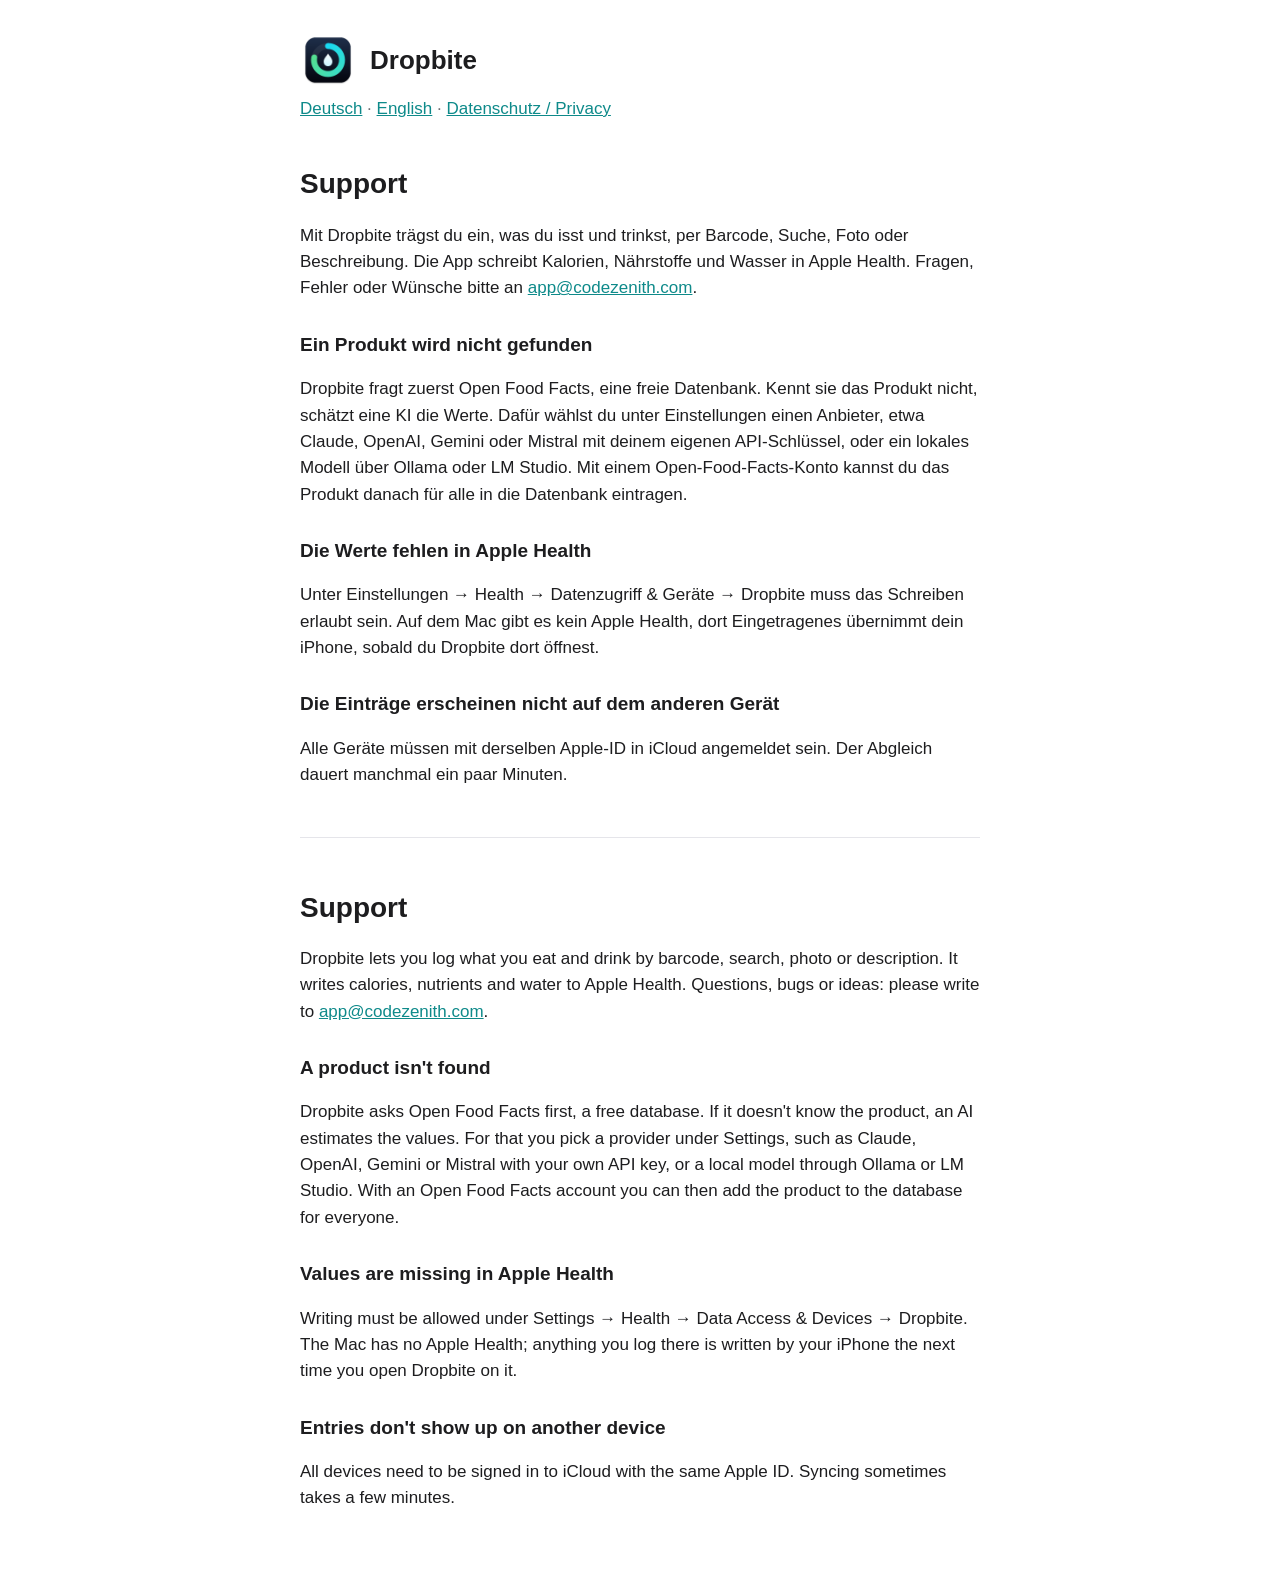
<file: index.html>
<!doctype html>
<html lang="de">
<head>
<meta charset="utf-8">
<meta name="viewport" content="width=device-width, initial-scale=1">
<title>Dropbite – Support</title>
<link rel="stylesheet" href="style.css">
</head>
<body>
<main>
<header><img src="icon.png" alt=""><a href="./">Dropbite</a></header>
<nav><a href="#de">Deutsch</a> · <a href="#en">English</a> · <a href="privacy.html">Datenschutz / Privacy</a></nav>

<section id="de" lang="de">
<h1>Support</h1>
<p>Mit Dropbite trägst du ein, was du isst und trinkst, per Barcode, Suche, Foto oder Beschreibung. Die App schreibt Kalorien, Nährstoffe und Wasser in Apple Health. Fragen, Fehler oder Wünsche bitte an <a href="mailto:app@codezenith.com">app@codezenith.com</a>.</p>

<h2>Ein Produkt wird nicht gefunden</h2>
<p>Dropbite fragt zuerst Open Food Facts, eine freie Datenbank. Kennt sie das Produkt nicht, schätzt eine KI die Werte. Dafür wählst du unter Einstellungen einen Anbieter, etwa Claude, OpenAI, Gemini oder Mistral mit deinem eigenen API-Schlüssel, oder ein lokales Modell über Ollama oder LM Studio. Mit einem Open-Food-Facts-Konto kannst du das Produkt danach für alle in die Datenbank eintragen.</p>

<h2>Die Werte fehlen in Apple Health</h2>
<p>Unter Einstellungen → Health → Datenzugriff &amp; Geräte → Dropbite muss das Schreiben erlaubt sein. Auf dem Mac gibt es kein Apple Health, dort Eingetragenes übernimmt dein iPhone, sobald du Dropbite dort öffnest.</p>

<h2>Die Einträge erscheinen nicht auf dem anderen Gerät</h2>
<p>Alle Geräte müssen mit derselben Apple-ID in iCloud angemeldet sein. Der Abgleich dauert manchmal ein paar Minuten.</p>
</section>

<hr>

<section id="en" lang="en">
<h1>Support</h1>
<p>Dropbite lets you log what you eat and drink by barcode, search, photo or description. It writes calories, nutrients and water to Apple Health. Questions, bugs or ideas: please write to <a href="mailto:app@codezenith.com">app@codezenith.com</a>.</p>

<h2>A product isn't found</h2>
<p>Dropbite asks Open Food Facts first, a free database. If it doesn't know the product, an AI estimates the values. For that you pick a provider under Settings, such as Claude, OpenAI, Gemini or Mistral with your own API key, or a local model through Ollama or LM Studio. With an Open Food Facts account you can then add the product to the database for everyone.</p>

<h2>Values are missing in Apple Health</h2>
<p>Writing must be allowed under Settings → Health → Data Access &amp; Devices → Dropbite. The Mac has no Apple Health; anything you log there is written by your iPhone the next time you open Dropbite on it.</p>

<h2>Entries don't show up on another device</h2>
<p>All devices need to be signed in to iCloud with the same Apple ID. Syncing sometimes takes a few minutes.</p>
</section>
</main>
</body>
</html>
</file>
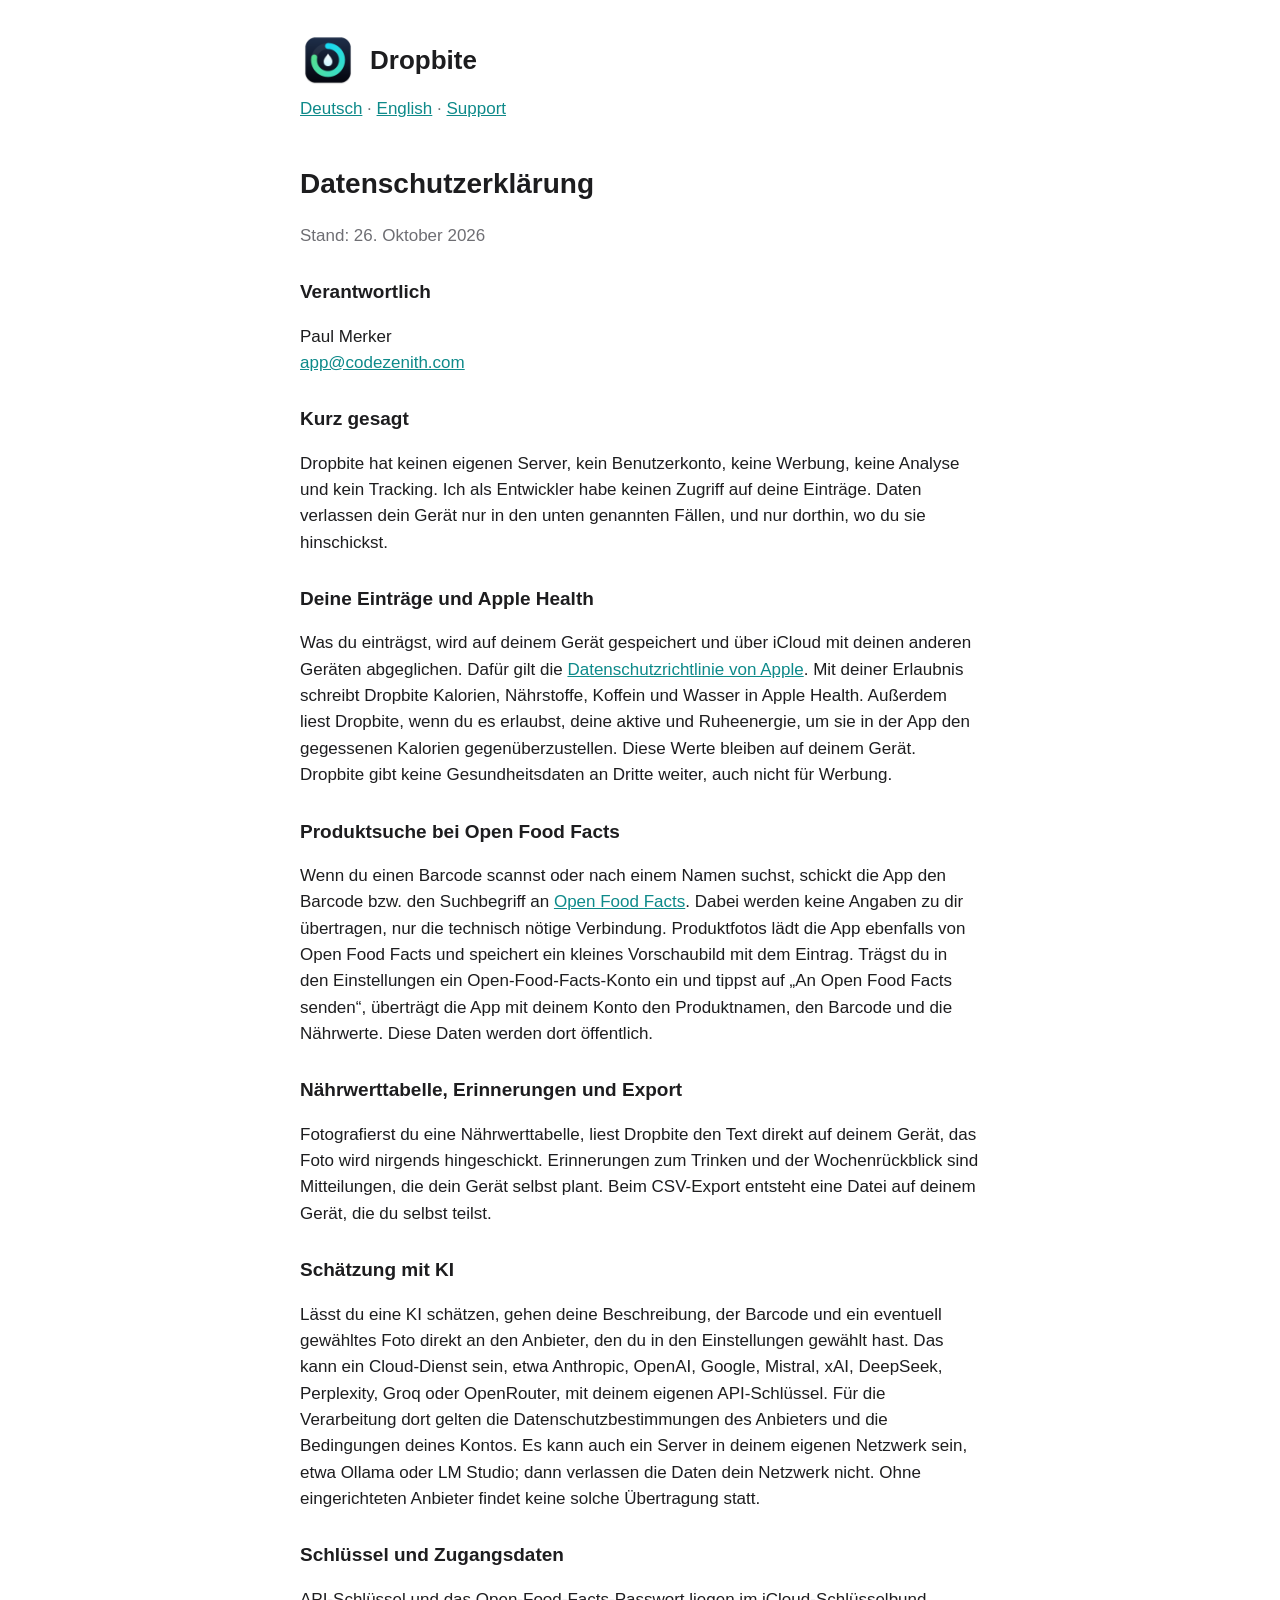
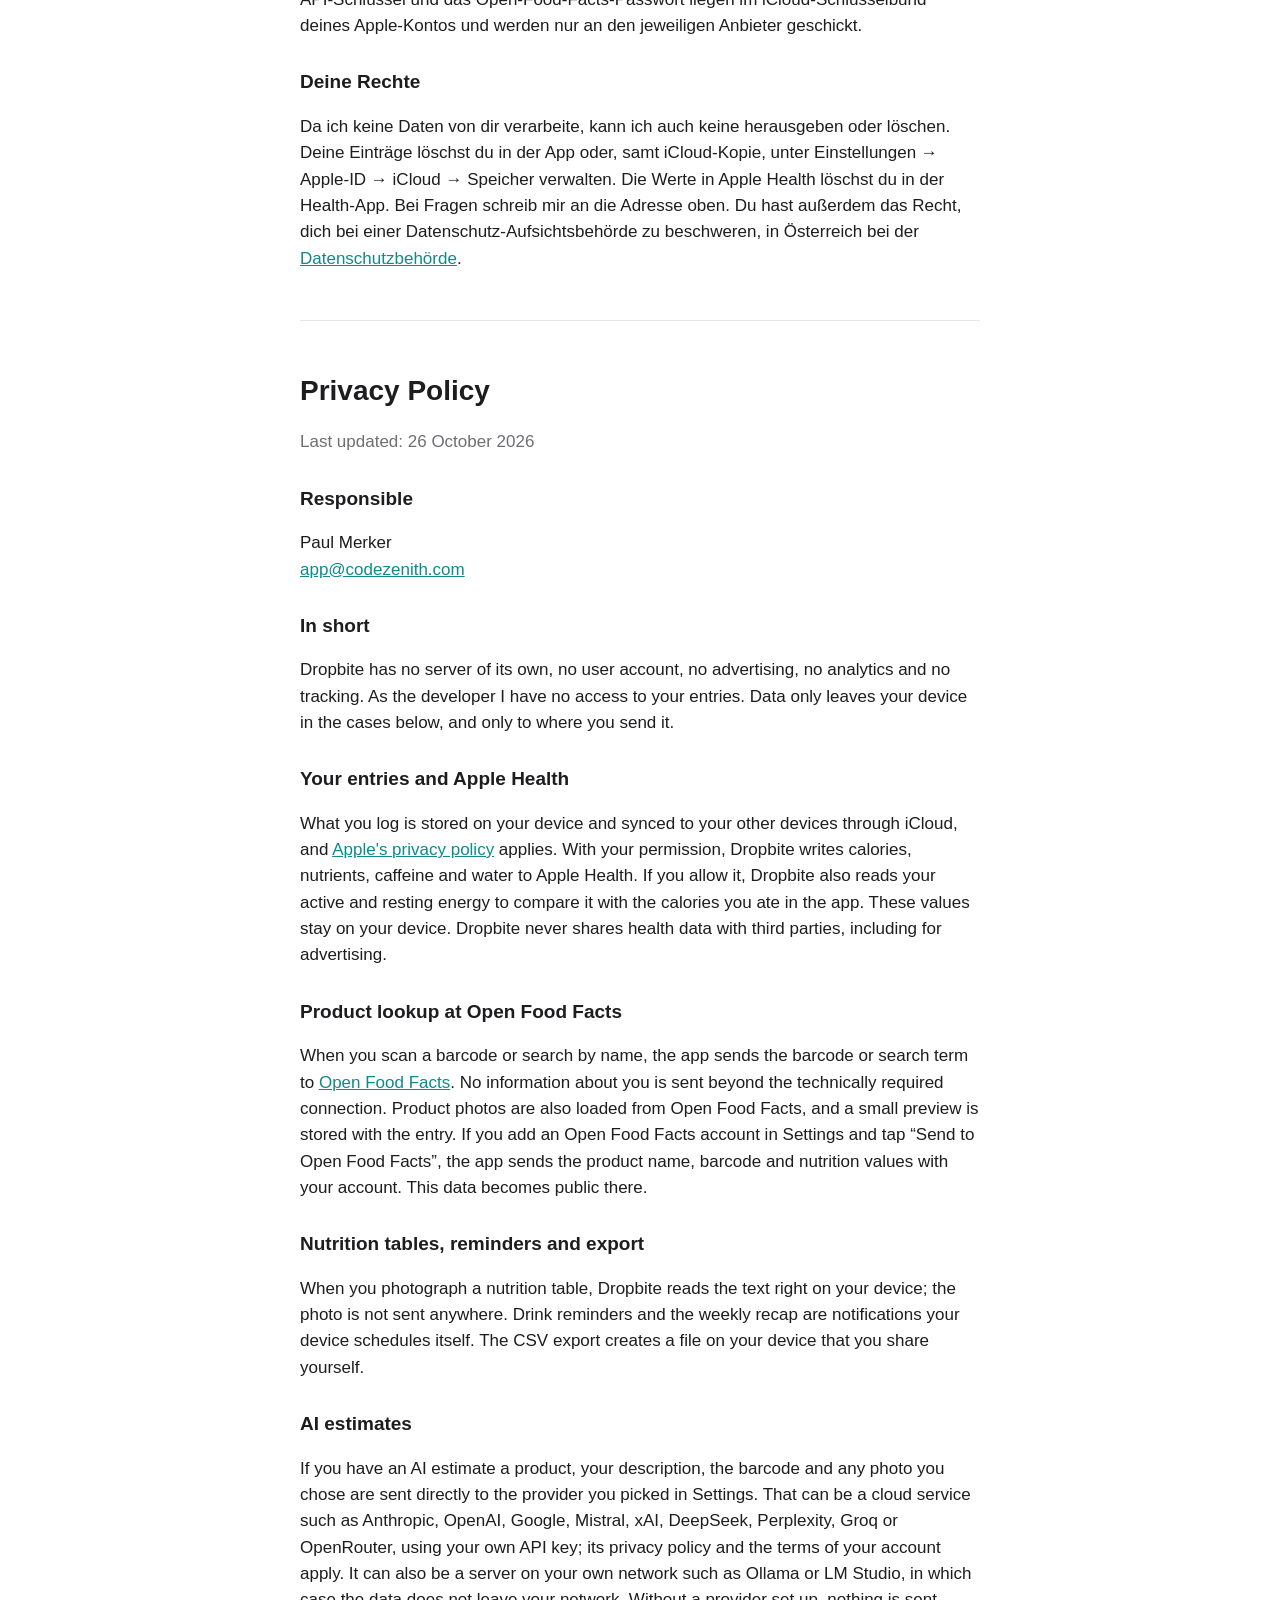
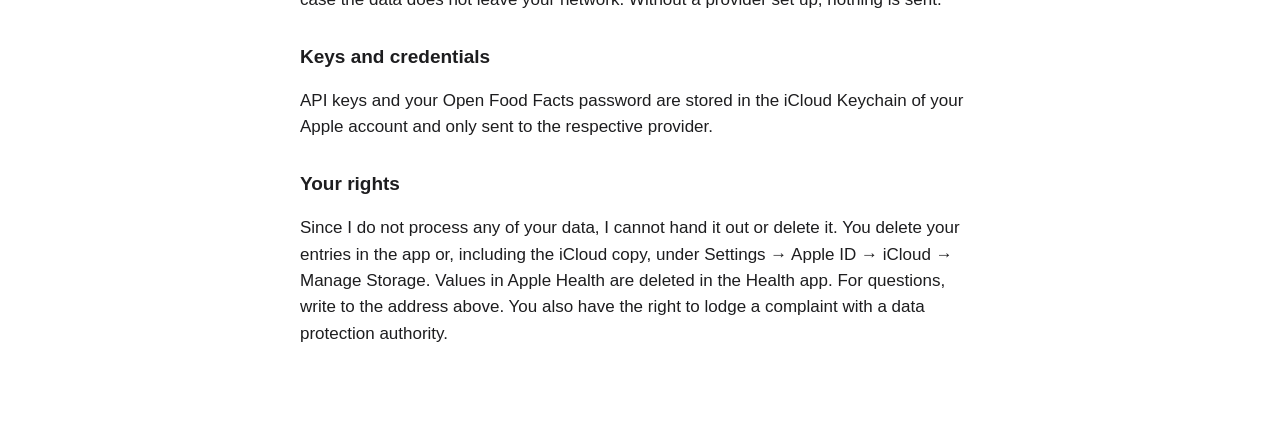
<file: privacy.html>
<!doctype html>
<html lang="de">
<head>
<meta charset="utf-8">
<meta name="viewport" content="width=device-width, initial-scale=1">
<title>Dropbite – Datenschutz / Privacy</title>
<link rel="stylesheet" href="style.css">
</head>
<body>
<main>
<header><img src="icon.png" alt=""><a href="./">Dropbite</a></header>
<nav><a href="#de">Deutsch</a> · <a href="#en">English</a> · <a href="./">Support</a></nav>

<section id="de" lang="de">
<h1>Datenschutzerklärung</h1>
<p class="muted">Stand: 26. Oktober 2026</p>

<h2>Verantwortlich</h2>
<p>Paul Merker<br><a href="mailto:app@codezenith.com">app@codezenith.com</a></p>

<h2>Kurz gesagt</h2>
<p>Dropbite hat keinen eigenen Server, kein Benutzerkonto, keine Werbung, keine Analyse und kein Tracking. Ich als Entwickler habe keinen Zugriff auf deine Einträge. Daten verlassen dein Gerät nur in den unten genannten Fällen, und nur dorthin, wo du sie hinschickst.</p>

<h2>Deine Einträge und Apple Health</h2>
<p>Was du einträgst, wird auf deinem Gerät gespeichert und über iCloud mit deinen anderen Geräten abgeglichen. Dafür gilt die <a href="https://www.apple.com/legal/privacy/">Datenschutzrichtlinie von Apple</a>. Mit deiner Erlaubnis schreibt Dropbite Kalorien, Nährstoffe, Koffein und Wasser in Apple Health. Außerdem liest Dropbite, wenn du es erlaubst, deine aktive und Ruheenergie, um sie in der App den gegessenen Kalorien gegenüberzustellen. Diese Werte bleiben auf deinem Gerät. Dropbite gibt keine Gesundheitsdaten an Dritte weiter, auch nicht für Werbung.</p>

<h2>Produktsuche bei Open Food Facts</h2>
<p>Wenn du einen Barcode scannst oder nach einem Namen suchst, schickt die App den Barcode bzw. den Suchbegriff an <a href="https://world.openfoodfacts.org/privacy">Open Food Facts</a>. Dabei werden keine Angaben zu dir übertragen, nur die technisch nötige Verbindung. Produktfotos lädt die App ebenfalls von Open Food Facts und speichert ein kleines Vorschaubild mit dem Eintrag. Trägst du in den Einstellungen ein Open-Food-Facts-Konto ein und tippst auf „An Open Food Facts senden“, überträgt die App mit deinem Konto den Produktnamen, den Barcode und die Nährwerte. Diese Daten werden dort öffentlich.</p>

<h2>Nährwerttabelle, Erinnerungen und Export</h2>
<p>Fotografierst du eine Nährwerttabelle, liest Dropbite den Text direkt auf deinem Gerät, das Foto wird nirgends hingeschickt. Erinnerungen zum Trinken und der Wochenrückblick sind Mitteilungen, die dein Gerät selbst plant. Beim CSV-Export entsteht eine Datei auf deinem Gerät, die du selbst teilst.</p>

<h2>Schätzung mit KI</h2>
<p>Lässt du eine KI schätzen, gehen deine Beschreibung, der Barcode und ein eventuell gewähltes Foto direkt an den Anbieter, den du in den Einstellungen gewählt hast. Das kann ein Cloud-Dienst sein, etwa Anthropic, OpenAI, Google, Mistral, xAI, DeepSeek, Perplexity, Groq oder OpenRouter, mit deinem eigenen API-Schlüssel. Für die Verarbeitung dort gelten die Datenschutzbestimmungen des Anbieters und die Bedingungen deines Kontos. Es kann auch ein Server in deinem eigenen Netzwerk sein, etwa Ollama oder LM Studio; dann verlassen die Daten dein Netzwerk nicht. Ohne eingerichteten Anbieter findet keine solche Übertragung statt.</p>

<h2>Schlüssel und Zugangsdaten</h2>
<p>API-Schlüssel und das Open-Food-Facts-Passwort liegen im iCloud-Schlüsselbund deines Apple-Kontos und werden nur an den jeweiligen Anbieter geschickt.</p>

<h2>Deine Rechte</h2>
<p>Da ich keine Daten von dir verarbeite, kann ich auch keine herausgeben oder löschen. Deine Einträge löschst du in der App oder, samt iCloud-Kopie, unter Einstellungen → Apple-ID → iCloud → Speicher verwalten. Die Werte in Apple Health löschst du in der Health-App. Bei Fragen schreib mir an die Adresse oben. Du hast außerdem das Recht, dich bei einer Datenschutz-Aufsichtsbehörde zu beschweren, in Österreich bei der <a href="https://www.dsb.gv.at">Datenschutzbehörde</a>.</p>
</section>

<hr>

<section id="en" lang="en">
<h1>Privacy Policy</h1>
<p class="muted">Last updated: 26 October 2026</p>

<h2>Responsible</h2>
<p>Paul Merker<br><a href="mailto:app@codezenith.com">app@codezenith.com</a></p>

<h2>In short</h2>
<p>Dropbite has no server of its own, no user account, no advertising, no analytics and no tracking. As the developer I have no access to your entries. Data only leaves your device in the cases below, and only to where you send it.</p>

<h2>Your entries and Apple Health</h2>
<p>What you log is stored on your device and synced to your other devices through iCloud, and <a href="https://www.apple.com/legal/privacy/">Apple's privacy policy</a> applies. With your permission, Dropbite writes calories, nutrients, caffeine and water to Apple Health. If you allow it, Dropbite also reads your active and resting energy to compare it with the calories you ate in the app. These values stay on your device. Dropbite never shares health data with third parties, including for advertising.</p>

<h2>Product lookup at Open Food Facts</h2>
<p>When you scan a barcode or search by name, the app sends the barcode or search term to <a href="https://world.openfoodfacts.org/privacy">Open Food Facts</a>. No information about you is sent beyond the technically required connection. Product photos are also loaded from Open Food Facts, and a small preview is stored with the entry. If you add an Open Food Facts account in Settings and tap “Send to Open Food Facts”, the app sends the product name, barcode and nutrition values with your account. This data becomes public there.</p>

<h2>Nutrition tables, reminders and export</h2>
<p>When you photograph a nutrition table, Dropbite reads the text right on your device; the photo is not sent anywhere. Drink reminders and the weekly recap are notifications your device schedules itself. The CSV export creates a file on your device that you share yourself.</p>

<h2>AI estimates</h2>
<p>If you have an AI estimate a product, your description, the barcode and any photo you chose are sent directly to the provider you picked in Settings. That can be a cloud service such as Anthropic, OpenAI, Google, Mistral, xAI, DeepSeek, Perplexity, Groq or OpenRouter, using your own API key; its privacy policy and the terms of your account apply. It can also be a server on your own network such as Ollama or LM Studio, in which case the data does not leave your network. Without a provider set up, nothing is sent.</p>

<h2>Keys and credentials</h2>
<p>API keys and your Open Food Facts password are stored in the iCloud Keychain of your Apple account and only sent to the respective provider.</p>

<h2>Your rights</h2>
<p>Since I do not process any of your data, I cannot hand it out or delete it. You delete your entries in the app or, including the iCloud copy, under Settings → Apple ID → iCloud → Manage Storage. Values in Apple Health are deleted in the Health app. For questions, write to the address above. You also have the right to lodge a complaint with a data protection authority.</p>
</section>
</main>
</body>
</html>
</file>
<file: style.css>
:root { --bg: #ffffff; --fg: #1d1d1f; --muted: #6e6e73; --accent: #0e8a8a; --line: #e5e5ea; }
@media (prefers-color-scheme: dark) { :root { --bg: #000000; --fg: #f5f5f7; --muted: #a1a1a6; --accent: #3ee0a8; --line: #2c2c2e; } }
body { margin: 0; background: var(--bg); color: var(--fg); font: 17px/1.55 -apple-system, BlinkMacSystemFont, "Helvetica Neue", sans-serif; }
main { max-width: 680px; margin: 0 auto; padding: 32px 16px 64px; }
header { display: flex; align-items: center; gap: 14px; margin-bottom: 8px; }
header img { width: 56px; height: 56px; }
header a { color: inherit; text-decoration: none; font-size: 26px; font-weight: 600; }
nav { margin: 8px 0 32px; color: var(--muted); }
nav a, p a { color: var(--accent); }
h1 { font-size: 28px; margin: 40px 0 4px; }
h2 { font-size: 19px; margin: 28px 0 4px; }
hr { border: 0; border-top: 1px solid var(--line); margin: 48px 0; }
.muted { color: var(--muted); }
</file>
